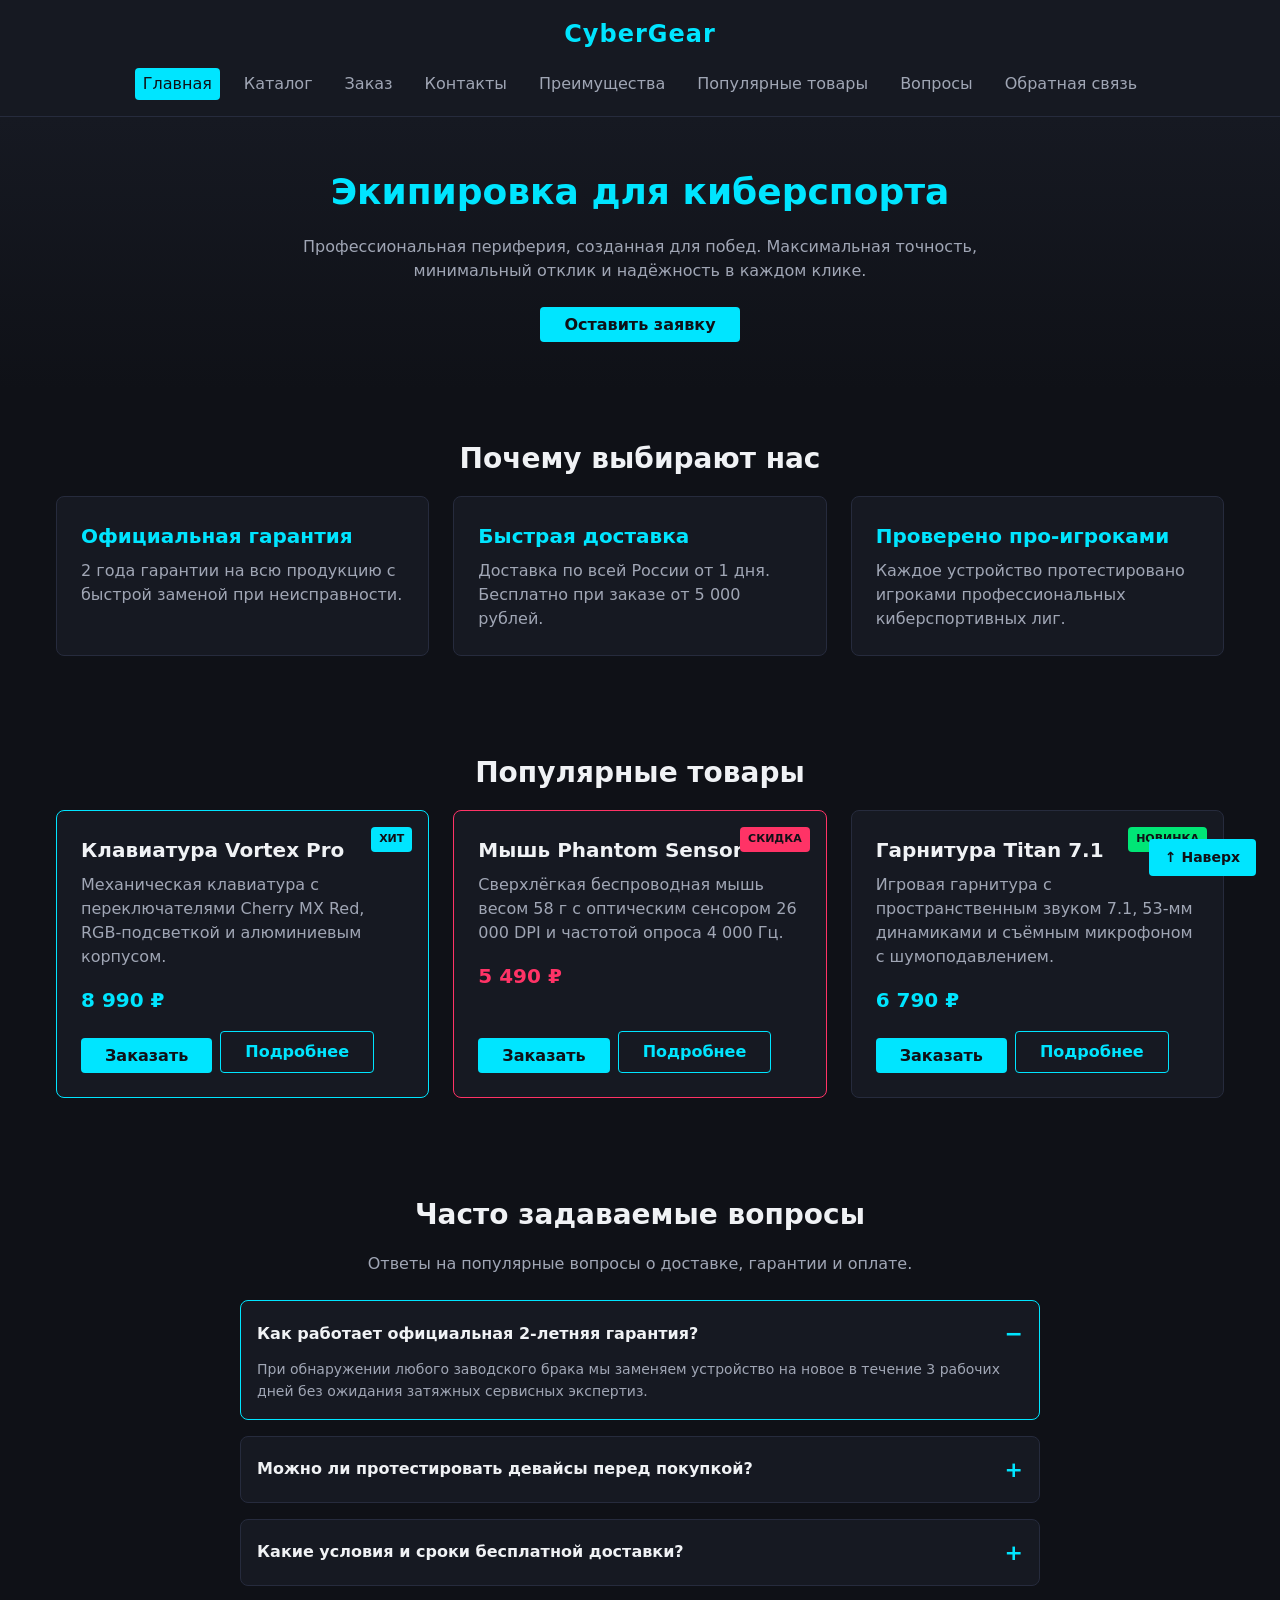
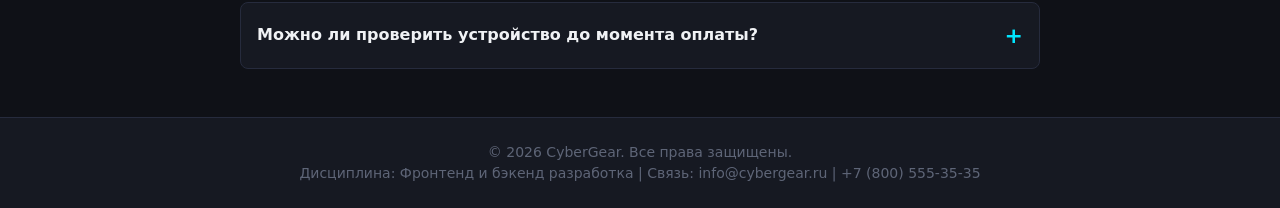
<file: index.html>
<!DOCTYPE html>
<html lang="ru">
<head>
  <meta charset="UTF-8">
  <meta name="viewport" content="width=device-width, initial-scale=1.0">
  <meta name="description" content="Интернет-магазин профессиональной игровой периферии CyberGear. Клавиатуры, мыши и гарнитуры для киберспорта.">
  <meta property="og:type" content="website">
  <meta property="og:title" content="CyberGear — Магазин игровой периферии">
  <meta property="og:description" content="Профессиональная периферия для геймеров и киберспортсменов.">
  <meta property="og:image" content="https://mirea-albert.github.io/kr1-html-css-shop/images/preview.jpg">
  <title>CyberGear — Главная</title>
  <link rel="stylesheet" href="css/style.css">
</head>
<body id="top">
  <header class="site-header">
    <div class="site-header__inner">
      <a class="site-header__logo" href="index.html">CyberGear</a>
      <nav class="site-nav" aria-label="Основная навигация">
        <ul class="site-nav__list">
          <li class="site-nav__item"><a class="site-nav__link site-nav__link--active" href="index.html">Главная</a></li>
          <li class="site-nav__item"><a class="site-nav__link" href="catalog.html">Каталог</a></li>
          <li class="site-nav__item"><a class="site-nav__link" href="order.html">Заказ</a></li>
          <li class="site-nav__item"><a class="site-nav__link" href="contacts.html">Контакты</a></li>
          <li class="site-nav__item"><a class="site-nav__link" href="index.html#advantages">Преимущества</a></li>
          <li class="site-nav__item"><a class="site-nav__link" href="index.html#popular">Популярные товары</a></li>
          <li class="site-nav__item"><a class="site-nav__link" href="index.html#faq">Вопросы</a></li>
          <li class="site-nav__item"><a class="site-nav__link" href="index.html#contacts">Обратная связь</a></li>
        </ul>
      </nav>
    </div>
  </header>

  <main>
    <section class="hero">
      <div class="hero__inner">
        <h1 class="hero__title">Экипировка для киберспорта</h1>
        <p class="hero__description">Профессиональная периферия, созданная для побед. Максимальная точность, минимальный отклик и надёжность в каждом клике.</p>
        <button class="button button--primary hero__button" type="button" id="open-modal-hero">Оставить заявку</button>
      </div>
    </section>

    <section class="section" id="advantages">
      <h2 class="section__title">Почему выбирают нас</h2>
      <div class="advantages-grid">
        <article class="advantage-card">
          <h3 class="advantage-card__title">Официальная гарантия</h3>
          <p class="advantage-card__description">2 года гарантии на всю продукцию с быстрой заменой при неисправности.</p>
        </article>
        <article class="advantage-card">
          <h3 class="advantage-card__title">Быстрая доставка</h3>
          <p class="advantage-card__description">Доставка по всей России от 1 дня. Бесплатно при заказе от 5 000 рублей.</p>
        </article>
        <article class="advantage-card">
          <h3 class="advantage-card__title">Проверено про-игроками</h3>
          <p class="advantage-card__description">Каждое устройство протестировано игроками профессиональных киберспортивных лиг.</p>
        </article>
      </div>
    </section>

    <section class="section" id="popular">
      <h2 class="section__title">Популярные товары</h2>
      <div class="products-grid">
        <article class="product-card product-card--featured">
          <span class="product-card__badge product-card__badge--hit">Хит</span>
          <h3 class="product-card__title">Клавиатура Vortex Pro</h3>
          <p class="product-card__description">Механическая клавиатура с переключателями Cherry MX Red, RGB-подсветкой и алюминиевым корпусом.</p>
          <p class="product-card__price">8 990 &#8381;</p>
          <div class="product-card__actions">
            <button class="button button--primary product-card__button" type="button" data-product="Клавиатура Vortex Pro">Заказать</button>
            <a class="button button--secondary" href="product.html">Подробнее</a>
          </div>
        </article>
        <article class="product-card product-card--discount">
          <span class="product-card__badge">Скидка</span>
          <h3 class="product-card__title">Мышь Phantom Sensor</h3>
          <p class="product-card__description">Сверхлёгкая беспроводная мышь весом 58 г с оптическим сенсором 26 000 DPI и частотой опроса 4 000 Гц.</p>
          <p class="product-card__price">5 490 &#8381;</p>
          <div class="product-card__actions">
            <button class="button button--primary product-card__button" type="button" data-product="Мышь Phantom Sensor">Заказать</button>
            <a class="button button--secondary" href="product-2.html">Подробнее</a>
          </div>
        </article>
        <article class="product-card">
          <span class="product-card__badge product-card__badge--new">Новинка</span>
          <h3 class="product-card__title">Гарнитура Titan 7.1</h3>
          <p class="product-card__description">Игровая гарнитура с пространственным звуком 7.1, 53-мм динамиками и съёмным микрофоном с шумоподавлением.</p>
          <p class="product-card__price">6 790 &#8381;</p>
          <div class="product-card__actions">
            <button class="button button--primary product-card__button" type="button" data-product="Гарнитура Titan 7.1">Заказать</button>
            <a class="button button--secondary" href="product-3.html">Подробнее</a>
          </div>
        </article>
      </div>
    </section>

    <!-- Блок часто задаваемых вопросов (FAQ) -->
    <section class="section" id="faq">
      <h2 class="section__title">Часто задаваемые вопросы</h2>
      <p class="section__description">Ответы на популярные вопросы о доставке, гарантии и оплате.</p>
      <div class="faq-list">
        <details class="faq-item" open>
          <summary class="faq-question">Как работает официальная 2-летняя гарантия?</summary>
          <p class="faq-answer">При обнаружении любого заводского брака мы заменяем устройство на новое в течение 3 рабочих дней без ожидания затяжных сервисных экспертиз.</p>
        </details>
        <details class="faq-item">
          <summary class="faq-question">Можно ли протестировать девайсы перед покупкой?</summary>
          <p class="faq-answer">Да, в нашем фирменном шоуруме по адресу г. Москва, пр-т Вернадского, д. 78 открыта интерактивная демо-зона со всеми моделями каталога.</p>
        </details>
        <details class="faq-item">
          <summary class="faq-question">Какие условия и сроки бесплатной доставки?</summary>
          <p class="faq-answer">Доставка курьером по всей России полностью бесплатна при сумме заказа от 5 000 рублей. Срок доставки составляет от 1 до 3 рабочих дней.</p>
        </details>
        <details class="faq-item">
          <summary class="faq-question">Можно ли проверить устройство до момента оплаты?</summary>
          <p class="faq-answer">Да, при получении у курьера вы можете вскрыть посылку, осмотреть комплектацию и целостность устройства перед подтверждением платежа.</p>
        </details>
      </div>
    </section>
  </main>

  <footer class="site-footer" id="contacts">
    <div class="site-footer__inner">
      <p class="site-footer__copy">&copy; 2026 CyberGear. Все права защищены.</p>
      <p class="site-footer__info">Дисциплина: Фронтенд и бэкенд разработка | Связь: info@cybergear.ru | +7 (800) 555-35-35</p>
    </div>
  </footer>

  <a class="back-to-top" href="#top" aria-label="Наверх">↑ Наверх</a>

  <dialog class="order-dialog" id="order-dialog" aria-labelledby="order-dialog-title">
    <div class="order-dialog__content">
      <button class="order-dialog__close" type="button" id="close-order-dialog" aria-label="Закрыть модальное окно">&times;</button>
      <h2 class="order-dialog__title" id="order-dialog-title">Оформить заявку</h2>
      <form class="order-form" id="order-form" novalidate>
        <div class="order-form__field">
          <label class="order-form__label" for="order-name">Ваше имя *</label>
          <input class="order-form__input" type="text" id="order-name" name="name" placeholder="Иван Иванов" required>
        </div>
        <div class="order-form__field">
          <label class="order-form__label" for="order-email">Электронная почта *</label>
          <input class="order-form__input" type="email" id="order-email" name="email" placeholder="ivan@example.com" required>
        </div>
        <div class="order-form__field">
          <label class="order-form__label" for="order-phone">Телефон *</label>
          <input class="order-form__input" type="tel" id="order-phone" name="phone" placeholder="+7 (999) 123-45-67" required>
        </div>
        <div class="order-form__field">
          <label class="order-form__label" for="order-product">Интересующий товар</label>
          <input class="order-form__input" type="text" id="order-product" name="product" readonly>
        </div>
        <div class="order-form__field order-form__field--checkbox">
          <label class="order-form__checkbox-label" for="order-agreement">
            <input class="order-form__checkbox" type="checkbox" id="order-agreement" name="agreement" required>
            Я согласен на обработку персональных данных *
          </label>
        </div>
        <div class="form-status" id="form-status" aria-live="polite"></div>
        <div class="order-form__actions">
          <button class="button button--primary" type="submit">Отправить заявку</button>
        </div>
      </form>
    </div>
  </dialog>

  <script src="js/main.js"></script>
</body>
</html>
</file>
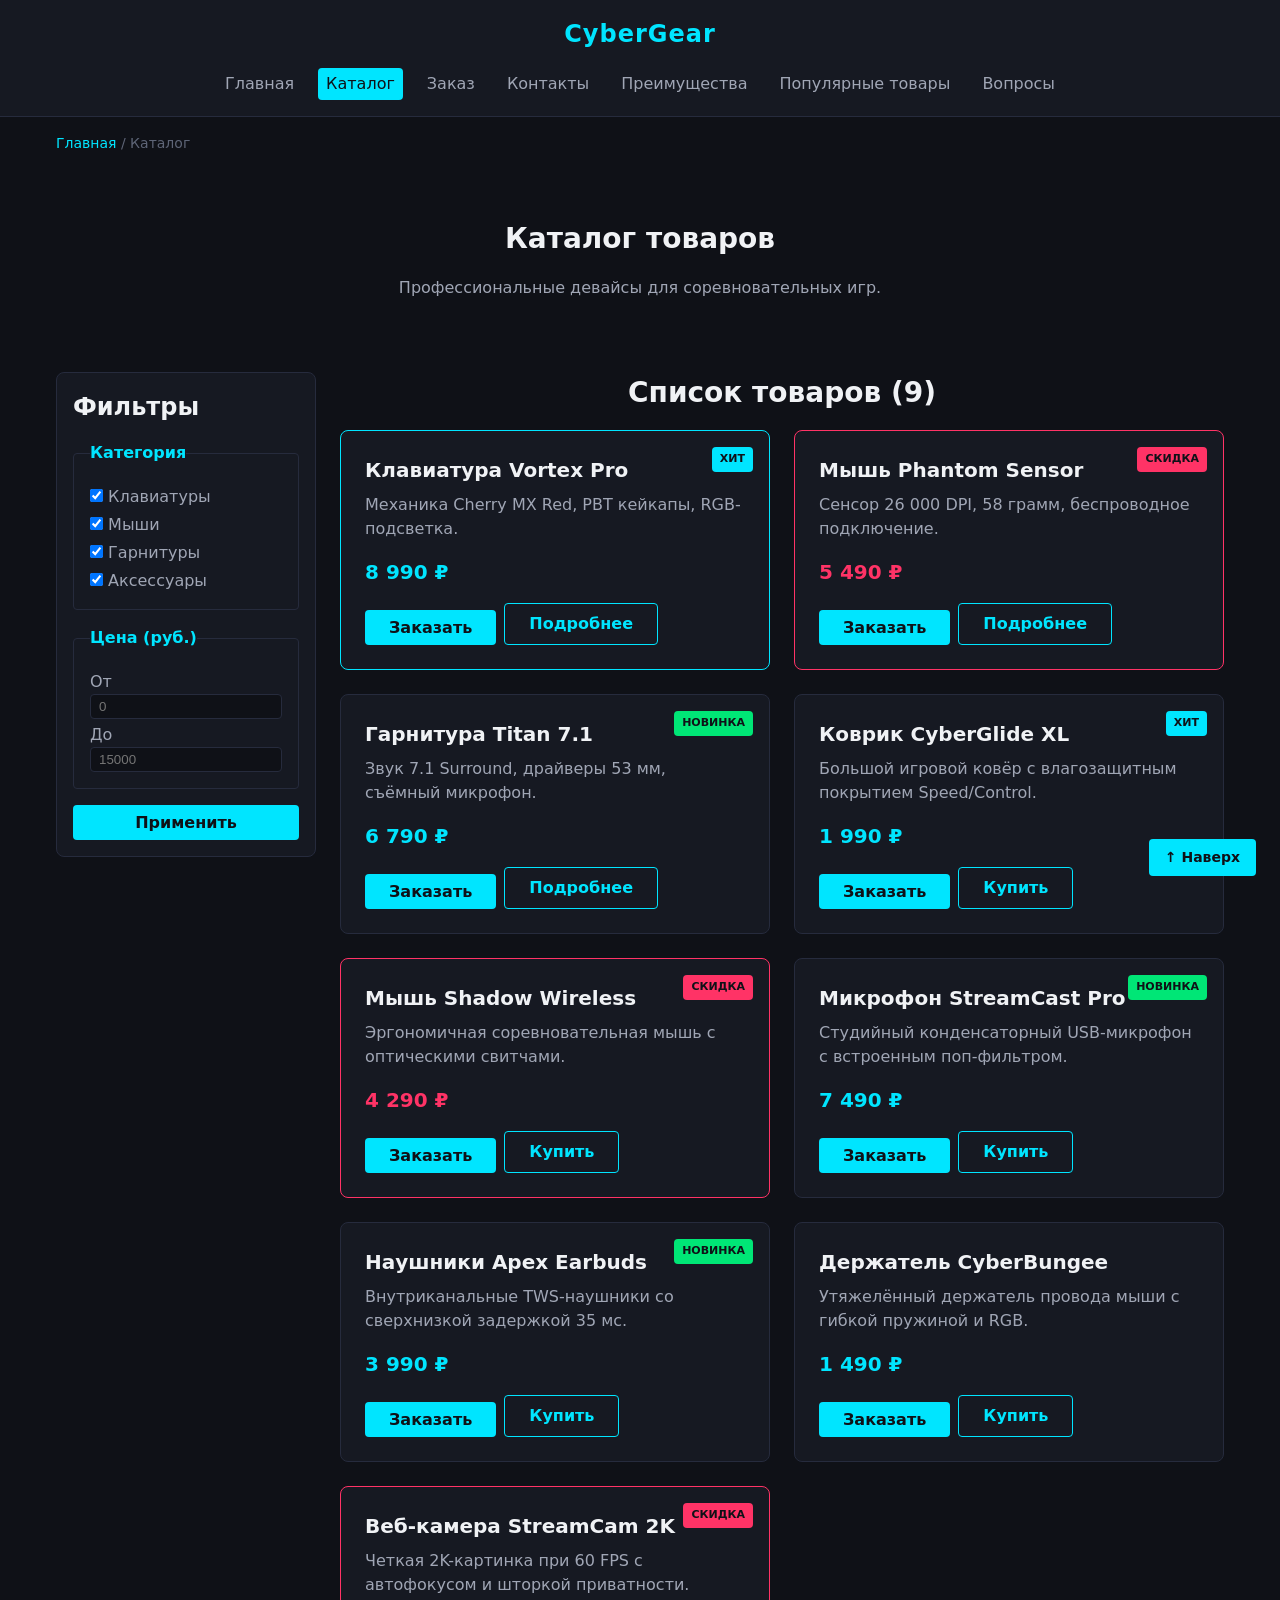
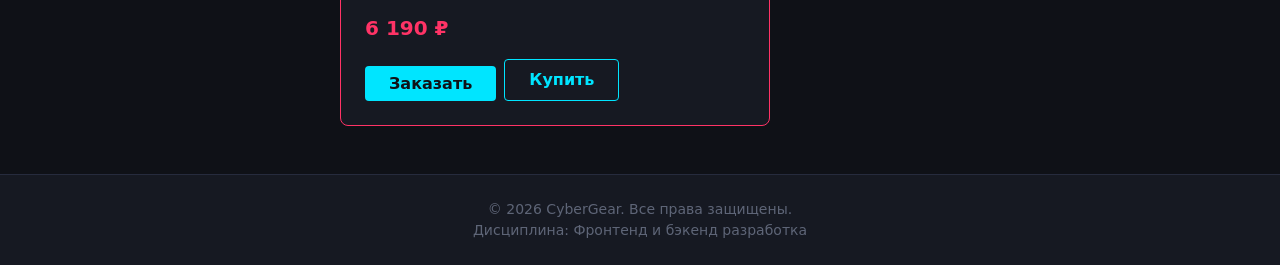
<file: catalog.html>
<!DOCTYPE html>
<html lang="ru">
<head>
  <meta charset="UTF-8">
  <meta name="viewport" content="width=device-width, initial-scale=1.0">
  <meta name="description" content="Каталог профессиональной игровой периферии CyberGear.">
  <title>Каталог товаров — CyberGear</title>
  <link rel="stylesheet" href="css/style.css">
</head>
<body id="top">
  <header class="site-header">
    <div class="site-header__inner">
      <a class="site-header__logo" href="index.html">CyberGear</a>
      <nav class="site-nav" aria-label="Основная навигация">
        <ul class="site-nav__list">
          <li class="site-nav__item"><a class="site-nav__link" href="index.html">Главная</a></li>
          <li class="site-nav__item"><a class="site-nav__link site-nav__link--active" href="catalog.html">Каталог</a></li>
          <li class="site-nav__item"><a class="site-nav__link" href="order.html">Заказ</a></li>
          <li class="site-nav__item"><a class="site-nav__link" href="contacts.html">Контакты</a></li>
          <li class="site-nav__item"><a class="site-nav__link" href="index.html#advantages">Преимущества</a></li>
          <li class="site-nav__item"><a class="site-nav__link" href="index.html#popular">Популярные товары</a></li>
          <li class="site-nav__item"><a class="site-nav__link" href="index.html#faq">Вопросы</a></li>
        </ul>
      </nav>
    </div>
  </header>

  <main>
    <nav class="breadcrumbs" aria-label="Хлебные крошки">
      <a class="breadcrumbs__link" href="index.html">Главная</a>
      <span class="breadcrumbs__current">Каталог</span>
    </nav>

    <section class="section">
      <h1 class="section__title">Каталог товаров</h1>
      <p class="section__description">Профессиональные девайсы для соревновательных игр.</p>
    </section>

    <section class="catalog-layout">
      <aside class="catalog-filters">
        <h2 class="catalog-filters__title">Фильтры</h2>
        <form class="filters-form" action="#" method="get">
          <fieldset class="filters-form__fieldset">
            <legend class="filters-form__legend">Категория</legend>
            <label class="filters-form__label"><input type="checkbox" name="category" value="keyboards" checked> Клавиатуры</label>
            <label class="filters-form__label"><input type="checkbox" name="category" value="mice" checked> Мыши</label>
            <label class="filters-form__label"><input type="checkbox" name="category" value="headsets" checked> Гарнитуры</label>
            <label class="filters-form__label"><input type="checkbox" name="category" value="accessories" checked> Аксессуары</label>
          </fieldset>
          <fieldset class="filters-form__fieldset">
            <legend class="filters-form__legend">Цена (руб.)</legend>
            <label class="filters-form__label" for="price-from">От</label>
            <input class="filters-form__input" id="price-from" name="price-from" type="number" min="0" placeholder="0">
            <label class="filters-form__label" for="price-to">До</label>
            <input class="filters-form__input" id="price-to" name="price-to" type="number" min="0" placeholder="15000">
          </fieldset>
          <button class="button button--primary" type="submit">Применить</button>
        </form>
      </aside>

      <section class="catalog-products">
        <h2 class="section__title">Список товаров (9)</h2>
        <div class="products-grid">
          <!-- Товар 1 -->
          <article class="product-card product-card--featured">
            <span class="product-card__badge product-card__badge--hit">Хит</span>
            <h3 class="product-card__title">Клавиатура Vortex Pro</h3>
            <p class="product-card__description">Механика Cherry MX Red, PBT кейкапы, RGB-подсветка.</p>
            <p class="product-card__price">8 990 &#8381;</p>
            <div class="product-card__actions">
              <button class="button button--primary product-card__button" type="button" data-product="Клавиатура Vortex Pro">Заказать</button>
              <a class="button button--secondary" href="product.html">Подробнее</a>
            </div>
          </article>

          <!-- Товар 2 -->
          <article class="product-card product-card--discount">
            <span class="product-card__badge">Скидка</span>
            <h3 class="product-card__title">Мышь Phantom Sensor</h3>
            <p class="product-card__description">Сенсор 26 000 DPI, 58 грамм, беспроводное подключение.</p>
            <p class="product-card__price">5 490 &#8381;</p>
            <div class="product-card__actions">
              <button class="button button--primary product-card__button" type="button" data-product="Мышь Phantom Sensor">Заказать</button>
              <a class="button button--secondary" href="product-2.html">Подробнее</a>
            </div>
          </article>

          <!-- Товар 3 -->
          <article class="product-card">
            <span class="product-card__badge product-card__badge--new">Новинка</span>
            <h3 class="product-card__title">Гарнитура Titan 7.1</h3>
            <p class="product-card__description">Звук 7.1 Surround, драйверы 53 мм, съёмный микрофон.</p>
            <p class="product-card__price">6 790 &#8381;</p>
            <div class="product-card__actions">
              <button class="button button--primary product-card__button" type="button" data-product="Гарнитура Titan 7.1">Заказать</button>
              <a class="button button--secondary" href="product-3.html">Подробнее</a>
            </div>
          </article>

          <!-- Товар 4 -->
          <article class="product-card">
            <span class="product-card__badge product-card__badge--hit">Хит</span>
            <h3 class="product-card__title">Коврик CyberGlide XL</h3>
            <p class="product-card__description">Большой игровой ковёр с влагозащитным покрытием Speed/Control.</p>
            <p class="product-card__price">1 990 &#8381;</p>
            <div class="product-card__actions">
              <button class="button button--primary product-card__button" type="button" data-product="Коврик CyberGlide XL">Заказать</button>
              <a class="button button--secondary" href="order.html">Купить</a>
            </div>
          </article>

          <!-- Товар 5 -->
          <article class="product-card product-card--discount">
            <span class="product-card__badge">Скидка</span>
            <h3 class="product-card__title">Мышь Shadow Wireless</h3>
            <p class="product-card__description">Эргономичная соревновательная мышь с оптическими свитчами.</p>
            <p class="product-card__price">4 290 &#8381;</p>
            <div class="product-card__actions">
              <button class="button button--primary product-card__button" type="button" data-product="Мышь Shadow Wireless">Заказать</button>
              <a class="button button--secondary" href="order.html">Купить</a>
            </div>
          </article>

          <!-- Товар 6 -->
          <article class="product-card">
            <span class="product-card__badge product-card__badge--new">Новинка</span>
            <h3 class="product-card__title">Микрофон StreamCast Pro</h3>
            <p class="product-card__description">Студийный конденсаторный USB-микрофон с встроенным поп-фильтром.</p>
            <p class="product-card__price">7 490 &#8381;</p>
            <div class="product-card__actions">
              <button class="button button--primary product-card__button" type="button" data-product="Микрофон StreamCast Pro">Заказать</button>
              <a class="button button--secondary" href="order.html">Купить</a>
            </div>
          </article>

          <!-- Товар 7 -->
          <article class="product-card">
            <span class="product-card__badge product-card__badge--new">Новинка</span>
            <h3 class="product-card__title">Наушники Apex Earbuds</h3>
            <p class="product-card__description">Внутриканальные TWS-наушники со сверхнизкой задержкой 35 мс.</p>
            <p class="product-card__price">3 990 &#8381;</p>
            <div class="product-card__actions">
              <button class="button button--primary product-card__button" type="button" data-product="Наушники Apex Earbuds">Заказать</button>
              <a class="button button--secondary" href="order.html">Купить</a>
            </div>
          </article>

          <!-- Товар 8 -->
          <article class="product-card">
            <h3 class="product-card__title">Держатель CyberBungee</h3>
            <p class="product-card__description">Утяжелённый держатель провода мыши с гибкой пружиной и RGB.</p>
            <p class="product-card__price">1 490 &#8381;</p>
            <div class="product-card__actions">
              <button class="button button--primary product-card__button" type="button" data-product="Держатель CyberBungee">Заказать</button>
              <a class="button button--secondary" href="order.html">Купить</a>
            </div>
          </article>

          <!-- Товар 9 -->
          <article class="product-card product-card--discount">
            <span class="product-card__badge">Скидка</span>
            <h3 class="product-card__title">Веб-камера StreamCam 2K</h3>
            <p class="product-card__description">Четкая 2K-картинка при 60 FPS с автофокусом и шторкой приватности.</p>
            <p class="product-card__price">6 190 &#8381;</p>
            <div class="product-card__actions">
              <button class="button button--primary product-card__button" type="button" data-product="Веб-камера StreamCam 2K">Заказать</button>
              <a class="button button--secondary" href="order.html">Купить</a>
            </div>
          </article>
        </div>
      </section>
    </section>
  </main>

  <footer class="site-footer">
    <div class="site-footer__inner">
      <p class="site-footer__copy">&copy; 2026 CyberGear. Все права защищены.</p>
      <p class="site-footer__info">Дисциплина: Фронтенд и бэкенд разработка</p>
    </div>
  </footer>

  <a class="back-to-top" href="#top" aria-label="Наверх">↑ Наверх</a>

  <dialog class="order-dialog" id="order-dialog" aria-labelledby="order-dialog-title">
    <div class="order-dialog__content">
      <button class="order-dialog__close" type="button" id="close-order-dialog" aria-label="Закрыть модальное окно">&times;</button>
      <h2 class="order-dialog__title" id="order-dialog-title">Оформить заявку</h2>
      <form class="order-form" id="order-form" novalidate>
        <div class="order-form__field">
          <label class="order-form__label" for="order-name">Ваше имя *</label>
          <input class="order-form__input" type="text" id="order-name" name="name" required>
        </div>
        <div class="order-form__field">
          <label class="order-form__label" for="order-email">Электронная почта *</label>
          <input class="order-form__input" type="email" id="order-email" name="email" required>
        </div>
        <div class="order-form__field">
          <label class="order-form__label" for="order-phone">Телефон *</label>
          <input class="order-form__input" type="tel" id="order-phone" name="phone" required>
        </div>
        <div class="order-form__field">
          <label class="order-form__label" for="order-product">Интересующий товар</label>
          <input class="order-form__input" type="text" id="order-product" name="product" readonly>
        </div>
        <div class="order-form__field order-form__field--checkbox">
          <label class="order-form__checkbox-label" for="order-agreement">
            <input class="order-form__checkbox" type="checkbox" id="order-agreement" name="agreement" required>
            Я согласен на обработку персональных данных *
          </label>
        </div>
        <div class="form-status" id="form-status" aria-live="polite"></div>
        <div class="order-form__actions">
          <button class="button button--primary" type="submit">Отправить заявку</button>
        </div>
      </form>
    </div>
  </dialog>

  <script src="js/main.js"></script>
</body>
</html>
</file>
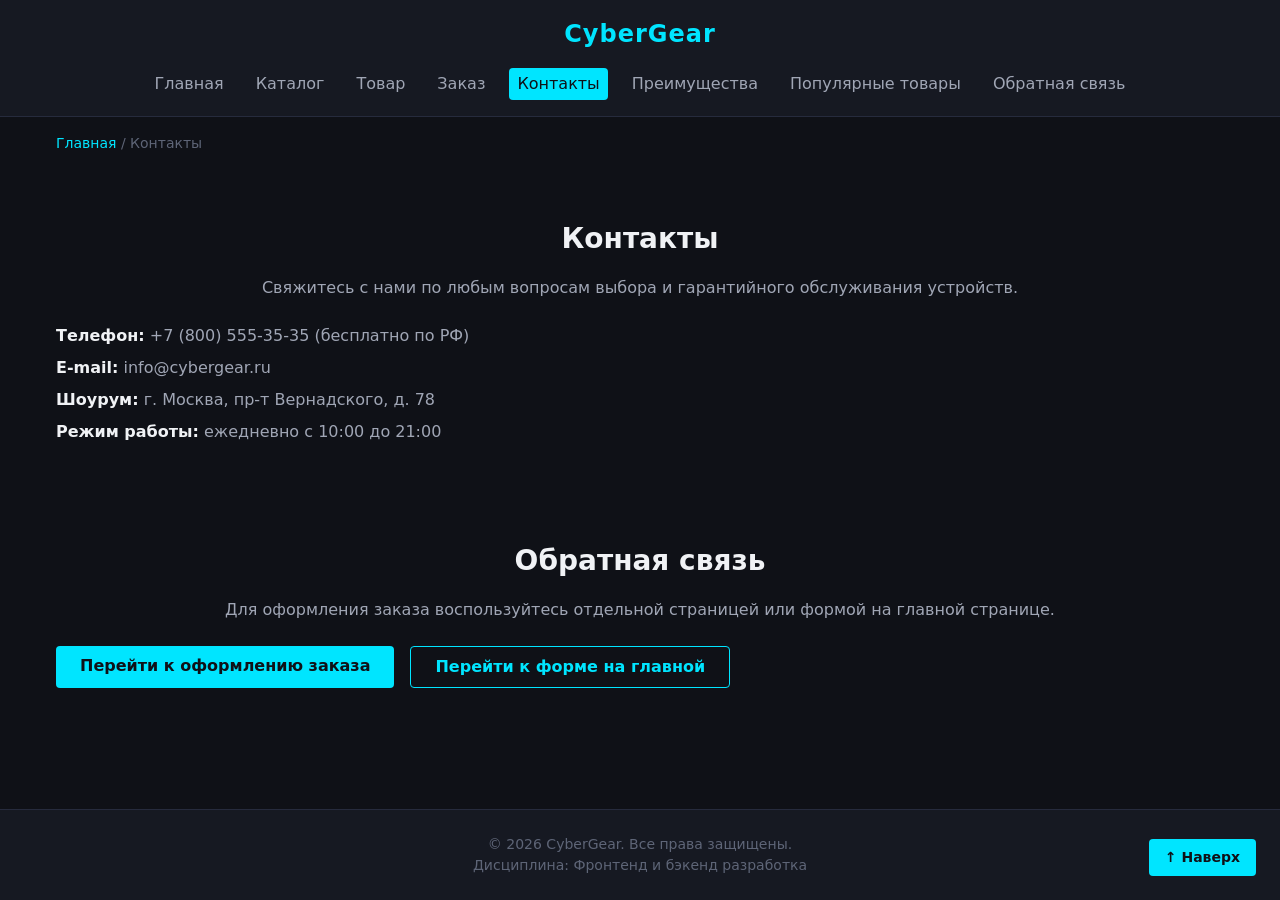
<file: contacts.html>
<!DOCTYPE html>
<html lang="ru">
<head>
  <meta charset="UTF-8">
  <meta name="viewport" content="width=device-width, initial-scale=1.0">
  <meta name="description" content="Контактная информация интернет-магазина CyberGear.">
  <title>Контакты — CyberGear</title>
  <link rel="stylesheet" href="css/style.css">
</head>
<body id="top">
  <header class="site-header">
    <div class="site-header__inner">
      <a class="site-header__logo" href="index.html">CyberGear</a>
      <nav class="site-nav" aria-label="Основная навигация">
        <ul class="site-nav__list">
          <li class="site-nav__item"><a class="site-nav__link" href="index.html">Главная</a></li>
          <li class="site-nav__item"><a class="site-nav__link" href="catalog.html">Каталог</a></li>
          <li class="site-nav__item"><a class="site-nav__link" href="product.html">Товар</a></li>
          <li class="site-nav__item"><a class="site-nav__link" href="order.html">Заказ</a></li>
          <li class="site-nav__item"><a class="site-nav__link site-nav__link--active" href="contacts.html">Контакты</a></li>
          <li class="site-nav__item"><a class="site-nav__link" href="index.html#advantages">Преимущества</a></li>
          <li class="site-nav__item"><a class="site-nav__link" href="index.html#popular">Популярные товары</a></li>
          <li class="site-nav__item"><a class="site-nav__link" href="index.html#contacts">Обратная связь</a></li>
        </ul>
      </nav>
    </div>
  </header>

  <main>
    <nav class="breadcrumbs" aria-label="Хлебные крошки">
      <a class="breadcrumbs__link" href="index.html">Главная</a>
      <span class="breadcrumbs__current">Контакты</span>
    </nav>

    <section class="section">
      <h1 class="section__title">Контакты</h1>
      <p class="section__description">Свяжитесь с нами по любым вопросам выбора и гарантийного обслуживания устройств.</p>
      <ul class="contacts-list">
        <li class="contacts-list__item"><strong>Телефон:</strong> +7 (800) 555-35-35 (бесплатно по РФ)</li>
        <li class="contacts-list__item"><strong>E-mail:</strong> info@cybergear.ru</li>
        <li class="contacts-list__item"><strong>Шоурум:</strong> г. Москва, пр-т Вернадского, д. 78</li>
        <li class="contacts-list__item"><strong>Режим работы:</strong> ежедневно с 10:00 до 21:00</li>
      </ul>
    </section>

    <section class="section" id="feedback">
      <h2 class="section__title">Обратная связь</h2>
      <p class="section__description">Для оформления заказа воспользуйтесь отдельной страницей или формой на главной странице.</p>
      <div class="product-detail__actions">
        <a class="button button--primary" href="order.html">Перейти к оформлению заказа</a>
        <a class="button button--secondary" href="index.html#contacts">Перейти к форме на главной</a>
      </div>
    </section>
  </main>

  <footer class="site-footer">
    <div class="site-footer__inner">
      <p class="site-footer__copy">&copy; 2026 CyberGear. Все права защищены.</p>
      <p class="site-footer__info">Дисциплина: Фронтенд и бэкенд разработка</p>
    </div>
  </footer>

  <a class="back-to-top" href="#top" aria-label="Наверх">↑ Наверх</a>

  <script src="js/main.js"></script>
</body>
</html>
</file>
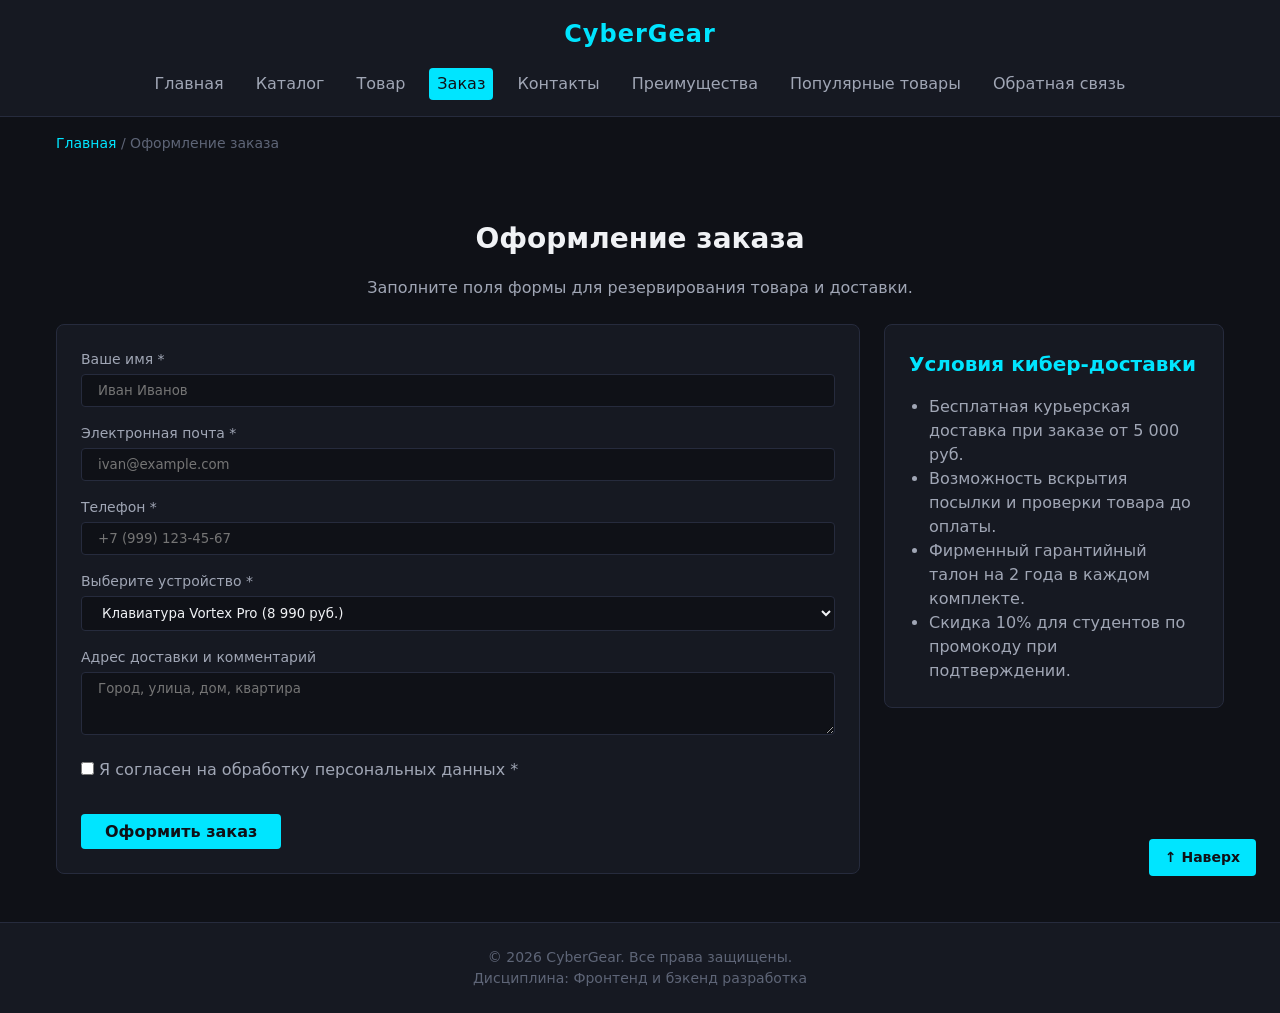
<file: order.html>
<!DOCTYPE html>
<html lang="ru">
<head>
  <meta charset="UTF-8">
  <meta name="viewport" content="width=device-width, initial-scale=1.0">
  <meta name="description" content="Оформление заказа в магазине игровой периферии CyberGear.">
  <title>Оформление заказа — CyberGear</title>
  <link rel="stylesheet" href="css/style.css">
</head>
<body id="top">
  <header class="site-header">
    <div class="site-header__inner">
      <a class="site-header__logo" href="index.html">CyberGear</a>
      <nav class="site-nav" aria-label="Основная навигация">
        <ul class="site-nav__list">
          <li class="site-nav__item"><a class="site-nav__link" href="index.html">Главная</a></li>
          <li class="site-nav__item"><a class="site-nav__link" href="catalog.html">Каталог</a></li>
          <li class="site-nav__item"><a class="site-nav__link" href="product.html">Товар</a></li>
          <li class="site-nav__item"><a class="site-nav__link site-nav__link--active" href="order.html">Заказ</a></li>
          <li class="site-nav__item"><a class="site-nav__link" href="contacts.html">Контакты</a></li>
          <li class="site-nav__item"><a class="site-nav__link" href="index.html#advantages">Преимущества</a></li>
          <li class="site-nav__item"><a class="site-nav__link" href="index.html#popular">Популярные товары</a></li>
          <li class="site-nav__item"><a class="site-nav__link" href="index.html#contacts">Обратная связь</a></li>
        </ul>
      </nav>
    </div>
  </header>

  <main>
    <nav class="breadcrumbs" aria-label="Хлебные крошки">
      <a class="breadcrumbs__link" href="index.html">Главная</a>
      <span class="breadcrumbs__current">Оформление заказа</span>
    </nav>

    <section class="section">
      <h1 class="section__title">Оформление заказа</h1>
      <p class="section__description">Заполните поля формы для резервирования товара и доставки.</p>

      <div class="order-page-layout">
        <form class="order-form order-form--page" id="page-order-form" novalidate>
          <div class="order-form__field">
            <label class="order-form__label" for="page-name">Ваше имя *</label>
            <input class="order-form__input" type="text" id="page-name" name="name" placeholder="Иван Иванов" required>
          </div>
          <div class="order-form__field">
            <label class="order-form__label" for="page-email">Электронная почта *</label>
            <input class="order-form__input" type="email" id="page-email" name="email" placeholder="ivan@example.com" required>
          </div>
          <div class="order-form__field">
            <label class="order-form__label" for="page-phone">Телефон *</label>
            <input class="order-form__input" type="tel" id="page-phone" name="phone" placeholder="+7 (999) 123-45-67" required>
          </div>
          <div class="order-form__field">
            <label class="order-form__label" for="page-product">Выберите устройство *</label>
            <select class="order-form__input" id="page-product" name="product" required>
              <option value="Клавиатура Vortex Pro">Клавиатура Vortex Pro (8 990 руб.)</option>
              <option value="Мышь Phantom Sensor">Мышь Phantom Sensor (5 490 руб.)</option>
              <option value="Гарнитура Titan 7.1">Гарнитура Titan 7.1 (6 790 руб.)</option>
            </select>
          </div>
          <div class="order-form__field">
            <label class="order-form__label" for="page-comment">Адрес доставки и комментарий</label>
            <textarea class="order-form__textarea" id="page-comment" name="comment" rows="3" placeholder="Город, улица, дом, квартира"></textarea>
          </div>
          <div class="order-form__field order-form__field--checkbox">
            <label class="order-form__checkbox-label" for="page-agree">
              <input class="order-form__checkbox" type="checkbox" id="page-agree" name="agree" required>
              Я согласен на обработку персональных данных *
            </label>
          </div>
          <div class="form-status" id="page-form-status" aria-live="polite"></div>
          <div class="order-form__actions">
            <button class="button button--primary" type="submit">Оформить заказ</button>
          </div>
        </form>

        <aside class="order-page-aside">
          <h2>Условия кибер-доставки</h2>
          <ul>
            <li>Бесплатная курьерская доставка при заказе от 5 000 руб.</li>
            <li>Возможность вскрытия посылки и проверки товара до оплаты.</li>
            <li>Фирменный гарантийный талон на 2 года в каждом комплекте.</li>
            <li>Скидка 10% для студентов по промокоду при подтверждении.</li>
          </ul>
        </aside>
      </div>
    </section>
  </main>

  <footer class="site-footer">
    <div class="site-footer__inner">
      <p class="site-footer__copy">&copy; 2026 CyberGear. Все права защищены.</p>
      <p class="site-footer__info">Дисциплина: Фронтенд и бэкенд разработка</p>
    </div>
  </footer>

  <a class="back-to-top" href="#top" aria-label="Наверх">↑ Наверх</a>

  <script src="js/main.js"></script>
</body>
</html>
</file>
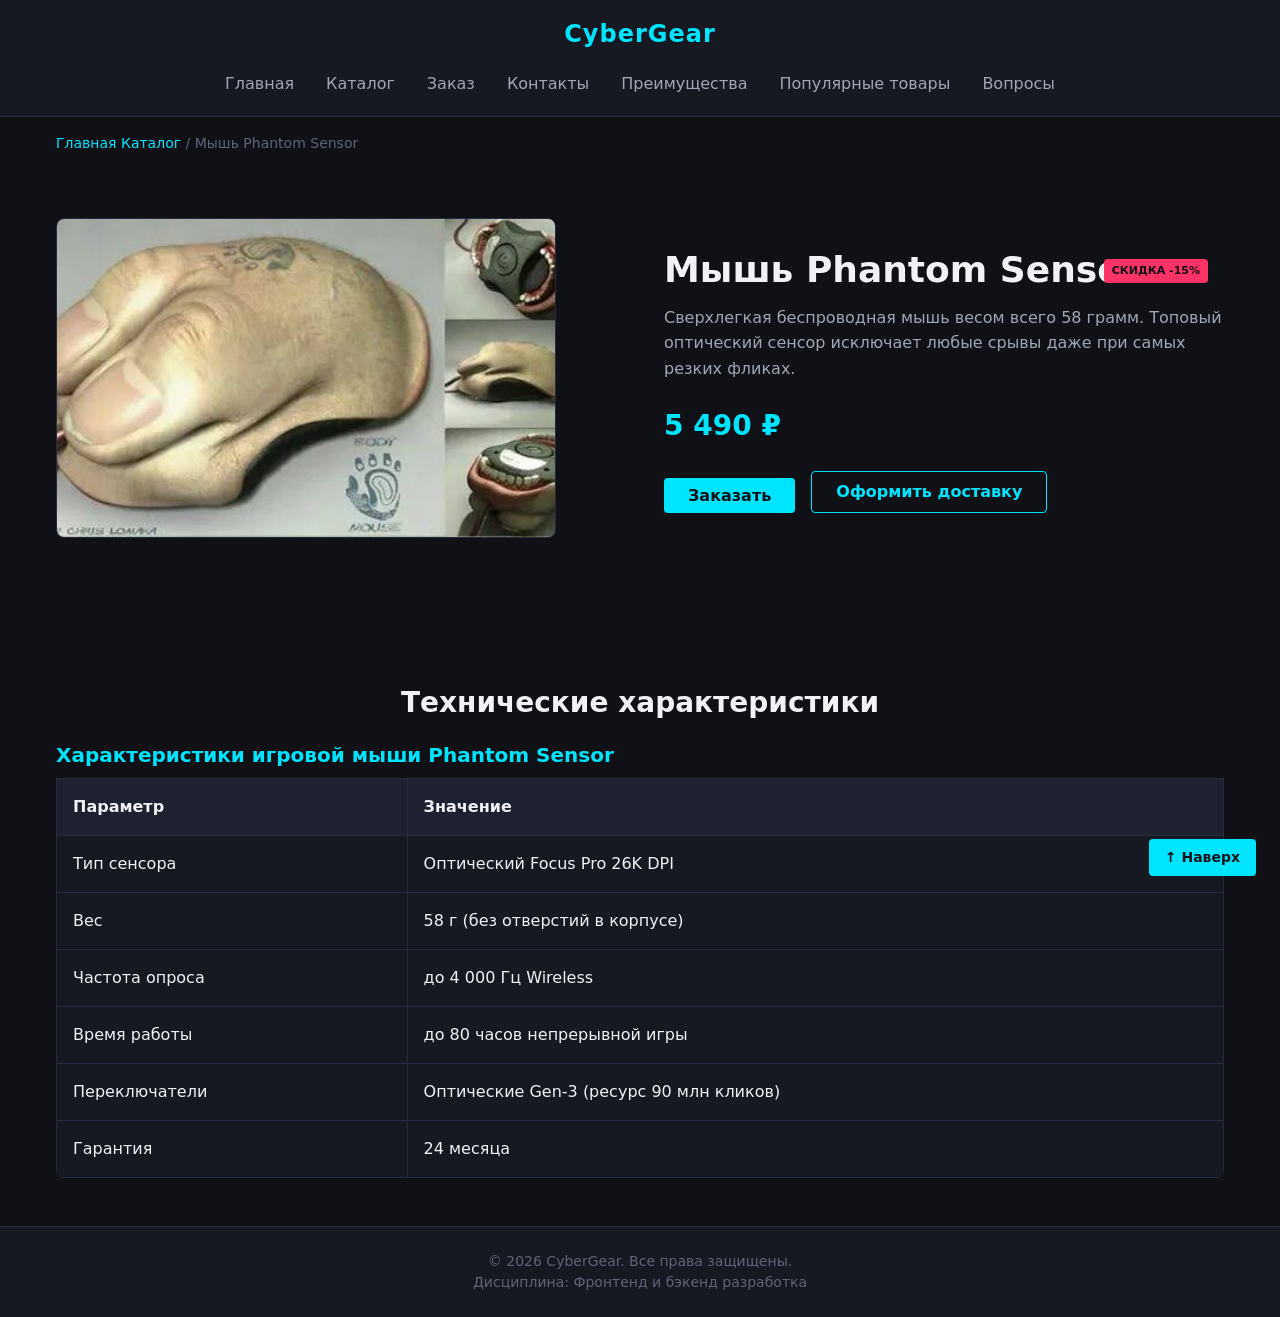
<file: product-2.html>
<!DOCTYPE html>
<html lang="ru">
<head>
  <meta charset="UTF-8">
  <meta name="viewport" content="width=device-width, initial-scale=1.0">
  <meta name="description" content="Беспроводная мышь Phantom Sensor — подробные характеристики и заказ.">
  <title>Мышь Phantom Sensor — CyberGear</title>
  <link rel="stylesheet" href="css/style.css">
</head>
<body id="top">
  <header class="site-header">
    <div class="site-header__inner">
      <a class="site-header__logo" href="index.html">CyberGear</a>
      <nav class="site-nav" aria-label="Основная навигация">
        <ul class="site-nav__list">
          <li class="site-nav__item"><a class="site-nav__link" href="index.html">Главная</a></li>
          <li class="site-nav__item"><a class="site-nav__link" href="catalog.html">Каталог</a></li>
          <li class="site-nav__item"><a class="site-nav__link" href="order.html">Заказ</a></li>
          <li class="site-nav__item"><a class="site-nav__link" href="contacts.html">Контакты</a></li>
          <li class="site-nav__item"><a class="site-nav__link" href="index.html#advantages">Преимущества</a></li>
          <li class="site-nav__item"><a class="site-nav__link" href="index.html#popular">Популярные товары</a></li>
          <li class="site-nav__item"><a class="site-nav__link" href="index.html#faq">Вопросы</a></li>
        </ul>
      </nav>
    </div>
  </header>

  <main>
    <nav class="breadcrumbs" aria-label="Хлебные крошки">
      <a class="breadcrumbs__link" href="index.html">Главная</a>
      <a class="breadcrumbs__link" href="catalog.html">Каталог</a>
      <span class="breadcrumbs__current">Мышь Phantom Sensor</span>
    </nav>

    <section class="section">
      <div class="product-detail">
        <div class="product-detail__media">
          <img class="product-detail__image" src="images/product-2.jpg" alt="Игровая мышь Phantom Sensor">
        </div>
        <div class="product-detail__info">
          <span class="product-card__badge">Скидка -15%</span>
          <h1 class="product-detail__title">Мышь Phantom Sensor</h1>
          <p class="product-detail__description">Сверхлегкая беспроводная мышь весом всего 58 грамм. Топовый оптический сенсор исключает любые срывы даже при самых резких фликах.</p>
          <p class="product-detail__price">5 490 &#8381;</p>
          <div class="product-detail__actions">
            <button class="button button--primary product-card__button" type="button" data-product="Мышь Phantom Sensor">Заказать</button>
            <a class="button button--secondary" href="order.html">Оформить доставку</a>
          </div>
        </div>
      </div>
    </section>

    <section class="section">
      <h2 class="section__title">Технические характеристики</h2>
      <table class="product-table">
        <caption class="product-table__caption">Характеристики игровой мыши Phantom Sensor</caption>
        <thead>
          <tr>
            <th>Параметр</th>
            <th>Значение</th>
          </tr>
        </thead>
        <tbody>
          <tr>
            <td>Тип сенсора</td>
            <td>Оптический Focus Pro 26K DPI</td>
          </tr>
          <tr>
            <td>Вес</td>
            <td>58 г (без отверстий в корпусе)</td>
          </tr>
          <tr>
            <td>Частота опроса</td>
            <td>до 4 000 Гц Wireless</td>
          </tr>
          <tr>
            <td>Время работы</td>
            <td>до 80 часов непрерывной игры</td>
          </tr>
          <tr>
            <td>Переключатели</td>
            <td>Оптические Gen-3 (ресурс 90 млн кликов)</td>
          </tr>
          <tr>
            <td>Гарантия</td>
            <td>24 месяца</td>
          </tr>
        </tbody>
      </table>
    </section>
  </main>

  <footer class="site-footer">
    <div class="site-footer__inner">
      <p class="site-footer__copy">&copy; 2026 CyberGear. Все права защищены.</p>
      <p class="site-footer__info">Дисциплина: Фронтенд и бэкенд разработка</p>
    </div>
  </footer>

  <a class="back-to-top" href="#top" aria-label="Наверх">↑ Наверх</a>

  <dialog class="order-dialog" id="order-dialog" aria-labelledby="order-dialog-title-2">
    <div class="order-dialog__content">
      <button class="order-dialog__close" type="button" id="close-order-dialog" aria-label="Закрыть">&times;</button>
      <h2 class="order-dialog__title" id="order-dialog-title-2">Оформить заявку</h2>
      <form class="order-form" id="order-form" novalidate>
        <div class="order-form__field">
          <label class="order-form__label" for="order-name-2">Ваше имя *</label>
          <input class="order-form__input" type="text" id="order-name-2" name="name" required>
        </div>
        <div class="order-form__field">
          <label class="order-form__label" for="order-email-2">Электронная почта *</label>
          <input class="order-form__input" type="email" id="order-email-2" name="email" required>
        </div>
        <div class="order-form__field">
          <label class="order-form__label" for="order-phone-2">Телефон *</label>
          <input class="order-form__input" type="tel" id="order-phone-2" name="phone" required>
        </div>
        <div class="order-form__field">
          <label class="order-form__label" for="order-product-2">Интересующий товар</label>
          <input class="order-form__input" type="text" id="order-product-2" name="product" value="Мышь Phantom Sensor" readonly>
        </div>
        <div class="order-form__field order-form__field--checkbox">
          <label class="order-form__checkbox-label" for="order-agreement-2">
            <input class="order-form__checkbox" type="checkbox" id="order-agreement-2" name="agreement" required>
            Я согласен на обработку персональных данных *
          </label>
        </div>
        <div class="form-status" id="form-status" aria-live="polite"></div>
        <div class="order-form__actions">
          <button class="button button--primary" type="submit">Отправить заявку</button>
        </div>
      </form>
    </div>
  </dialog>

  <script src="js/main.js"></script>
</body>
</html>
</file>
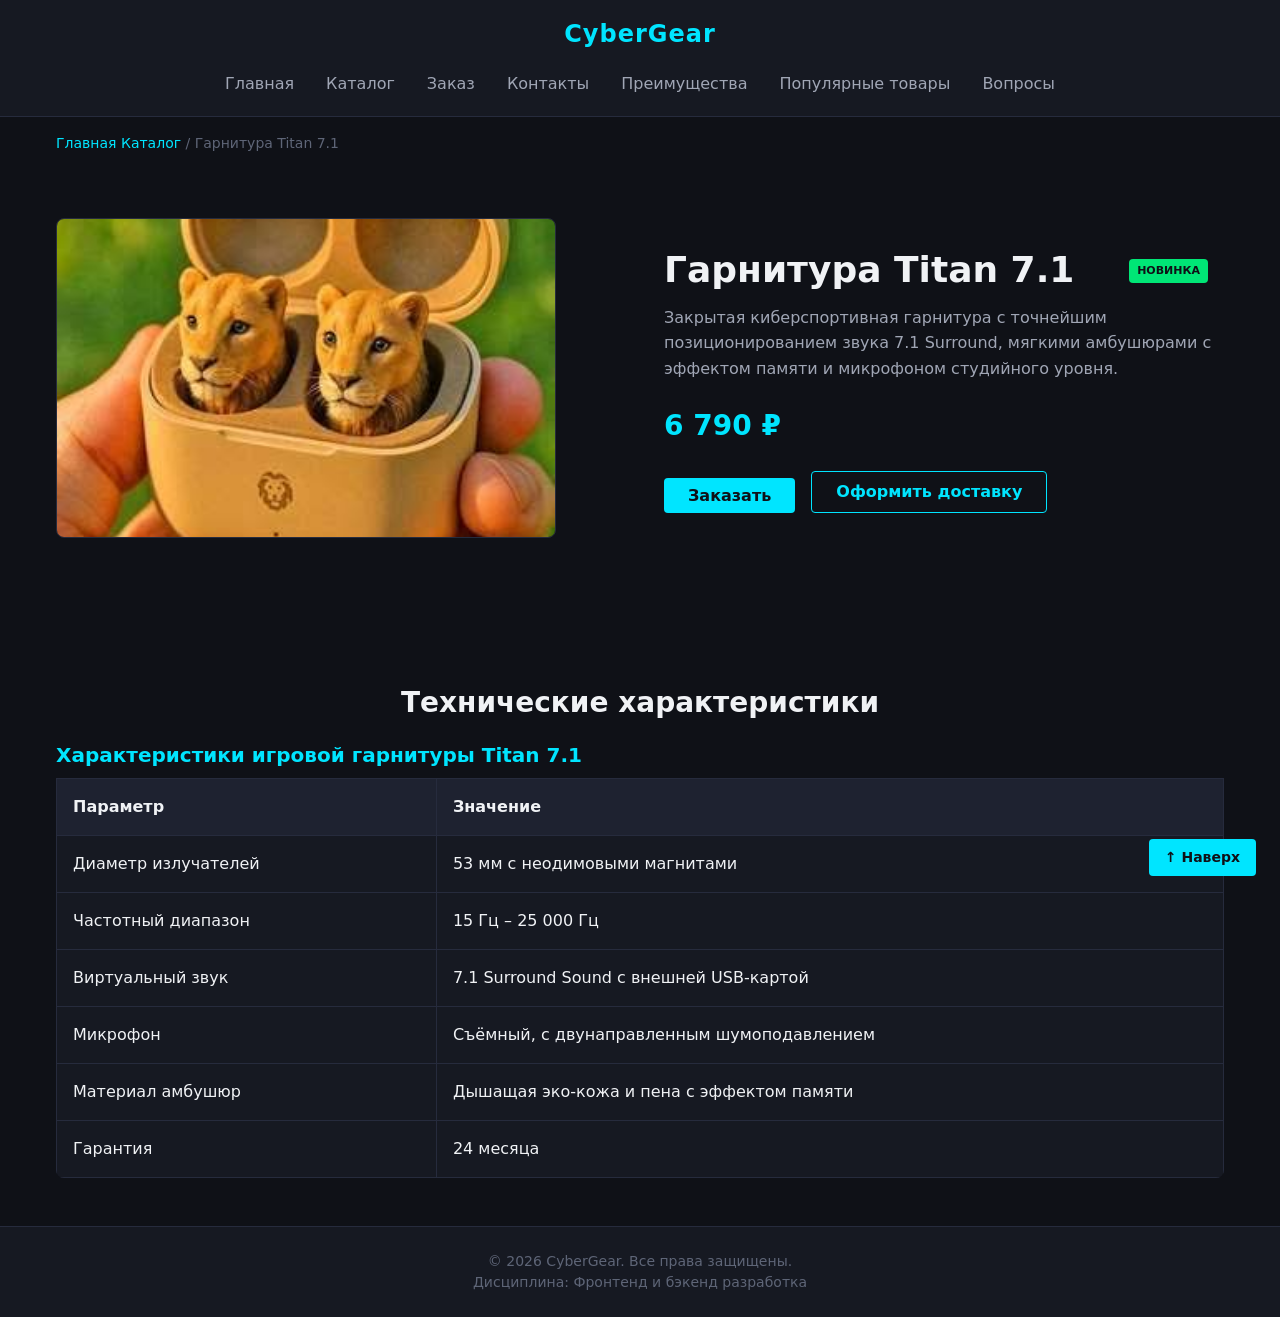
<file: product-3.html>
<!DOCTYPE html>
<html lang="ru">
<head>
  <meta charset="UTF-8">
  <meta name="viewport" content="width=device-width, initial-scale=1.0">
  <meta name="description" content="Гарнитура Titan 7.1 — подробные характеристики и заказ.">
  <title>Гарнитура Titan 7.1 — CyberGear</title>
  <link rel="stylesheet" href="css/style.css">
</head>
<body id="top">
  <header class="site-header">
    <div class="site-header__inner">
      <a class="site-header__logo" href="index.html">CyberGear</a>
      <nav class="site-nav" aria-label="Основная навигация">
        <ul class="site-nav__list">
          <li class="site-nav__item"><a class="site-nav__link" href="index.html">Главная</a></li>
          <li class="site-nav__item"><a class="site-nav__link" href="catalog.html">Каталог</a></li>
          <li class="site-nav__item"><a class="site-nav__link" href="order.html">Заказ</a></li>
          <li class="site-nav__item"><a class="site-nav__link" href="contacts.html">Контакты</a></li>
          <li class="site-nav__item"><a class="site-nav__link" href="index.html#advantages">Преимущества</a></li>
          <li class="site-nav__item"><a class="site-nav__link" href="index.html#popular">Популярные товары</a></li>
          <li class="site-nav__item"><a class="site-nav__link" href="index.html#faq">Вопросы</a></li>
        </ul>
      </nav>
    </div>
  </header>

  <main>
    <nav class="breadcrumbs" aria-label="Хлебные крошки">
      <a class="breadcrumbs__link" href="index.html">Главная</a>
      <a class="breadcrumbs__link" href="catalog.html">Каталог</a>
      <span class="breadcrumbs__current">Гарнитура Titan 7.1</span>
    </nav>

    <section class="section">
      <div class="product-detail">
        <div class="product-detail__media">
          <img class="product-detail__image" src="images/product-3.jpg" alt="Игровая гарнитура Titan 7.1">
        </div>
        <div class="product-detail__info">
          <span class="product-card__badge product-card__badge--new">Новинка</span>
          <h1 class="product-detail__title">Гарнитура Titan 7.1</h1>
          <p class="product-detail__description">Закрытая киберспортивная гарнитура с точнейшим позиционированием звука 7.1 Surround, мягкими амбушюрами с эффектом памяти и микрофоном студийного уровня.</p>
          <p class="product-detail__price">6 790 &#8381;</p>
          <div class="product-detail__actions">
            <button class="button button--primary product-card__button" type="button" data-product="Гарнитура Titan 7.1">Заказать</button>
            <a class="button button--secondary" href="order.html">Оформить доставку</a>
          </div>
        </div>
      </div>
    </section>

    <section class="section">
      <h2 class="section__title">Технические характеристики</h2>
      <table class="product-table">
        <caption class="product-table__caption">Характеристики игровой гарнитуры Titan 7.1</caption>
        <thead>
          <tr>
            <th>Параметр</th>
            <th>Значение</th>
          </tr>
        </thead>
        <tbody>
          <tr>
            <td>Диаметр излучателей</td>
            <td>53 мм с неодимовыми магнитами</td>
          </tr>
          <tr>
            <td>Частотный диапазон</td>
            <td>15 Гц – 25 000 Гц</td>
          </tr>
          <tr>
            <td>Виртуальный звук</td>
            <td>7.1 Surround Sound с внешней USB-картой</td>
          </tr>
          <tr>
            <td>Микрофон</td>
            <td>Съёмный, с двунаправленным шумоподавлением</td>
          </tr>
          <tr>
            <td>Материал амбушюр</td>
            <td>Дышащая эко-кожа и пена с эффектом памяти</td>
          </tr>
          <tr>
            <td>Гарантия</td>
            <td>24 месяца</td>
          </tr>
        </tbody>
      </table>
    </section>
  </main>

  <footer class="site-footer">
    <div class="site-footer__inner">
      <p class="site-footer__copy">&copy; 2026 CyberGear. Все права защищены.</p>
      <p class="site-footer__info">Дисциплина: Фронтенд и бэкенд разработка</p>
    </div>
  </footer>

  <a class="back-to-top" href="#top" aria-label="Наверх">↑ Наверх</a>

  <dialog class="order-dialog" id="order-dialog" aria-labelledby="order-dialog-title-3">
    <div class="order-dialog__content">
      <button class="order-dialog__close" type="button" id="close-order-dialog" aria-label="Закрыть">&times;</button>
      <h2 class="order-dialog__title" id="order-dialog-title-3">Оформить заявку</h2>
      <form class="order-form" id="order-form" novalidate>
        <div class="order-form__field">
          <label class="order-form__label" for="order-name-3">Ваше имя *</label>
          <input class="order-form__input" type="text" id="order-name-3" name="name" required>
        </div>
        <div class="order-form__field">
          <label class="order-form__label" for="order-email-3">Электронная почта *</label>
          <input class="order-form__input" type="email" id="order-email-3" name="email" required>
        </div>
        <div class="order-form__field">
          <label class="order-form__label" for="order-phone-3">Телефон *</label>
          <input class="order-form__input" type="tel" id="order-phone-3" name="phone" required>
        </div>
        <div class="order-form__field">
          <label class="order-form__label" for="order-product-3">Интересующий товар</label>
          <input class="order-form__input" type="text" id="order-product-3" name="product" value="Гарнитура Titan 7.1" readonly>
        </div>
        <div class="order-form__field order-form__field--checkbox">
          <label class="order-form__checkbox-label" for="order-agreement-3">
            <input class="order-form__checkbox" type="checkbox" id="order-agreement-3" name="agreement" required>
            Я согласен на обработку персональных данных *
          </label>
        </div>
        <div class="form-status" id="form-status" aria-live="polite"></div>
        <div class="order-form__actions">
          <button class="button button--primary" type="submit">Отправить заявку</button>
        </div>
      </form>
    </div>
  </dialog>

  <script src="js/main.js"></script>
</body>
</html>
</file>
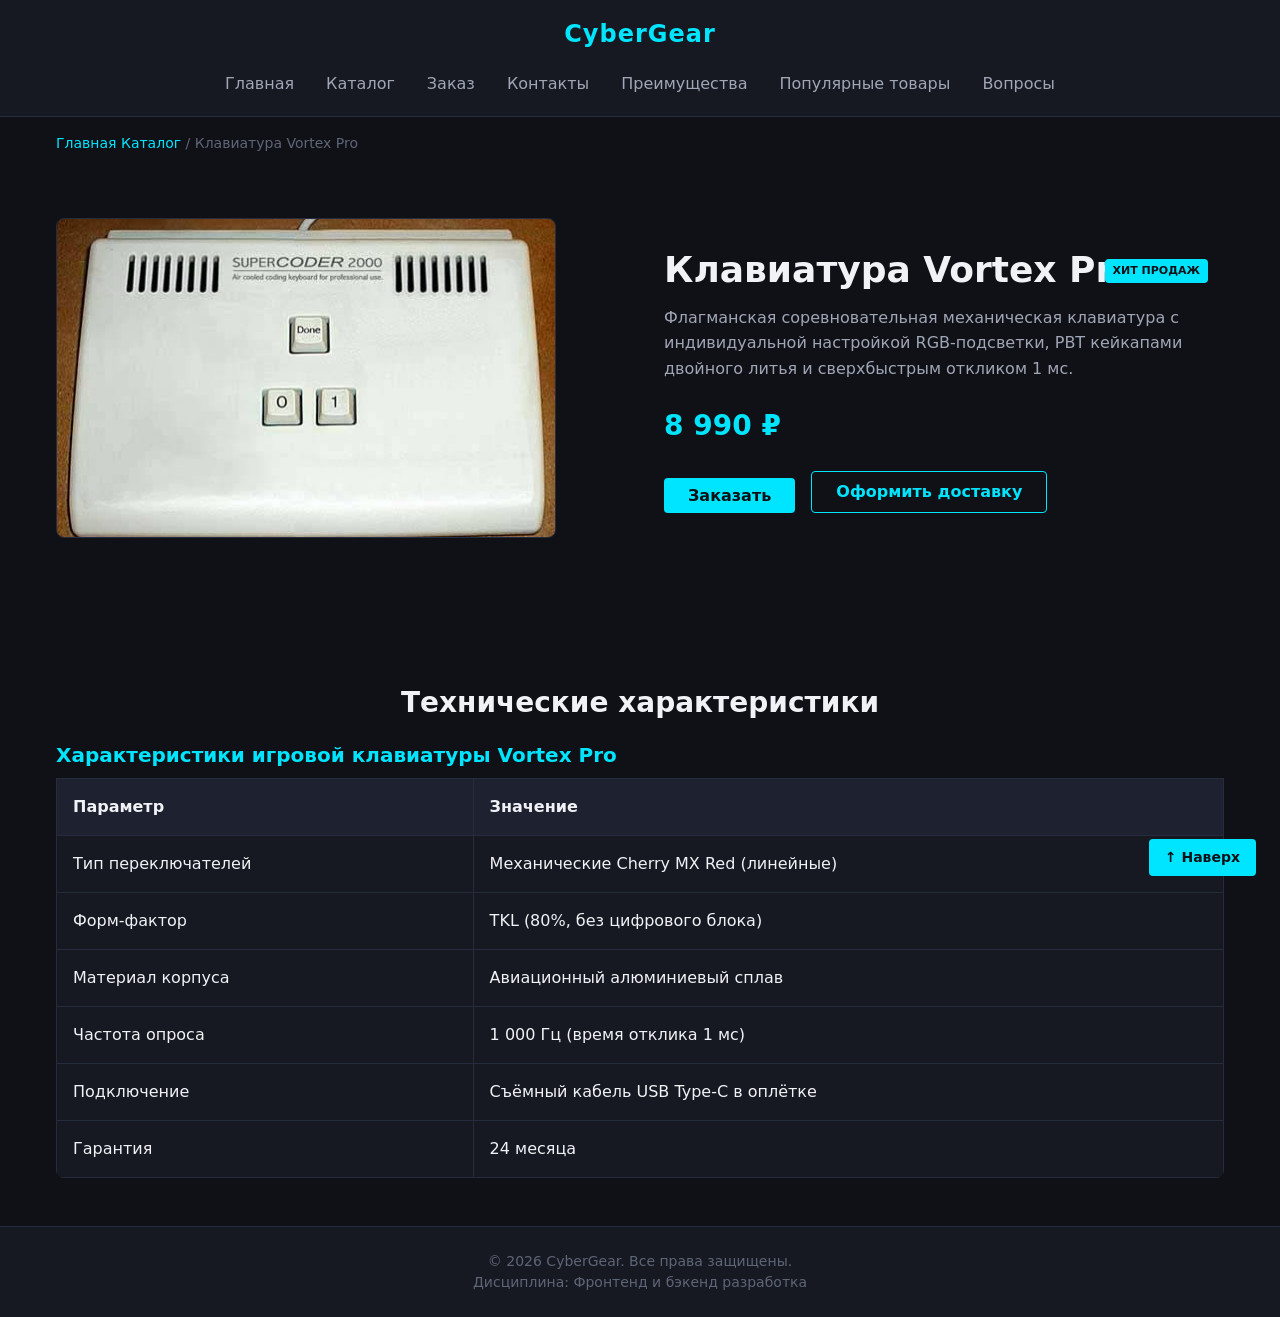
<file: product.html>
<!DOCTYPE html>
<html lang="ru">
<head>
  <meta charset="UTF-8">
  <meta name="viewport" content="width=device-width, initial-scale=1.0">
  <meta name="description" content="Клавиатура Vortex Pro — подробные характеристики и заказ в магазине CyberGear.">
  <title>Клавиатура Vortex Pro — CyberGear</title>
  <link rel="stylesheet" href="css/style.css">
</head>
<body id="top">
  <header class="site-header">
    <div class="site-header__inner">
      <a class="site-header__logo" href="index.html">CyberGear</a>
      <nav class="site-nav" aria-label="Основная навигация">
        <ul class="site-nav__list">
          <li class="site-nav__item"><a class="site-nav__link" href="index.html">Главная</a></li>
          <li class="site-nav__item"><a class="site-nav__link" href="catalog.html">Каталог</a></li>
          <li class="site-nav__item"><a class="site-nav__link" href="order.html">Заказ</a></li>
          <li class="site-nav__item"><a class="site-nav__link" href="contacts.html">Контакты</a></li>
          <li class="site-nav__item"><a class="site-nav__link" href="index.html#advantages">Преимущества</a></li>
          <li class="site-nav__item"><a class="site-nav__link" href="index.html#popular">Популярные товары</a></li>
          <li class="site-nav__item"><a class="site-nav__link" href="index.html#faq">Вопросы</a></li>
        </ul>
      </nav>
    </div>
  </header>

  <main>
    <nav class="breadcrumbs" aria-label="Хлебные крошки">
      <a class="breadcrumbs__link" href="index.html">Главная</a>
      <a class="breadcrumbs__link" href="catalog.html">Каталог</a>
      <span class="breadcrumbs__current">Клавиатура Vortex Pro</span>
    </nav>

    <section class="section">
      <div class="product-detail">
        <div class="product-detail__media">
          <img class="product-detail__image" src="images/product-1.jpg" alt="Игровая клавиатура Vortex Pro">
        </div>
        <div class="product-detail__info">
          <span class="product-card__badge product-card__badge--hit">Хит продаж</span>
          <h1 class="product-detail__title">Клавиатура Vortex Pro</h1>
          <p class="product-detail__description">Флагманская соревновательная механическая клавиатура с индивидуальной настройкой RGB-подсветки, PBT кейкапами двойного литья и сверхбыстрым откликом 1 мс.</p>
          <p class="product-detail__price">8 990 &#8381;</p>
          <div class="product-detail__actions">
            <button class="button button--primary product-card__button" type="button" data-product="Клавиатура Vortex Pro">Заказать</button>
            <a class="button button--secondary" href="order.html">Оформить доставку</a>
          </div>
        </div>
      </div>
    </section>

    <section class="section">
      <h2 class="section__title">Технические характеристики</h2>
      <table class="product-table">
        <caption class="product-table__caption">Характеристики игровой клавиатуры Vortex Pro</caption>
        <thead>
          <tr>
            <th>Параметр</th>
            <th>Значение</th>
          </tr>
        </thead>
        <tbody>
          <tr>
            <td>Тип переключателей</td>
            <td>Механические Cherry MX Red (линейные)</td>
          </tr>
          <tr>
            <td>Форм-фактор</td>
            <td>TKL (80%, без цифрового блока)</td>
          </tr>
          <tr>
            <td>Материал корпуса</td>
            <td>Авиационный алюминиевый сплав</td>
          </tr>
          <tr>
            <td>Частота опроса</td>
            <td>1 000 Гц (время отклика 1 мс)</td>
          </tr>
          <tr>
            <td>Подключение</td>
            <td>Съёмный кабель USB Type-C в оплётке</td>
          </tr>
          <tr>
            <td>Гарантия</td>
            <td>24 месяца</td>
          </tr>
        </tbody>
      </table>
    </section>
  </main>

  <footer class="site-footer">
    <div class="site-footer__inner">
      <p class="site-footer__copy">&copy; 2026 CyberGear. Все права защищены.</p>
      <p class="site-footer__info">Дисциплина: Фронтенд и бэкенд разработка</p>
    </div>
  </footer>

  <a class="back-to-top" href="#top" aria-label="Наверх">↑ Наверх</a>

  <dialog class="order-dialog" id="order-dialog" aria-labelledby="order-dialog-title">
    <div class="order-dialog__content">
      <button class="order-dialog__close" type="button" id="close-order-dialog" aria-label="Закрыть модальное окно">&times;</button>
      <h2 class="order-dialog__title" id="order-dialog-title">Оформить заявку</h2>
      <form class="order-form" id="order-form" novalidate>
        <div class="order-form__field">
          <label class="order-form__label" for="order-name">Ваше имя *</label>
          <input class="order-form__input" type="text" id="order-name" name="name" required>
        </div>
        <div class="order-form__field">
          <label class="order-form__label" for="order-email">Электронная почта *</label>
          <input class="order-form__input" type="email" id="order-email" name="email" required>
        </div>
        <div class="order-form__field">
          <label class="order-form__label" for="order-phone">Телефон *</label>
          <input class="order-form__input" type="tel" id="order-phone" name="phone" required>
        </div>
        <div class="order-form__field">
          <label class="order-form__label" for="order-product">Интересующий товар</label>
          <input class="order-form__input" type="text" id="order-product" name="product" value="Клавиатура Vortex Pro" readonly>
        </div>
        <div class="order-form__field order-form__field--checkbox">
          <label class="order-form__checkbox-label" for="order-agreement">
            <input class="order-form__checkbox" type="checkbox" id="order-agreement" name="agreement" required>
            Я согласен на обработку персональных данных *
          </label>
        </div>
        <div class="form-status" id="form-status" aria-live="polite"></div>
        <div class="order-form__actions">
          <button class="button button--primary" type="submit">Отправить заявку</button>
        </div>
      </form>
    </div>
  </dialog>

  <script src="js/main.js"></script>
</body>
</html>
</file>
<file: css/style.css>
:root {
  --bg-primary: #0f1117;
  --bg-secondary: #161922;
  --bg-tertiary: #1e2230;
  --accent-primary: #00e5ff;
  --accent-hover: #00b4d8;
  --accent-danger: #ff3366;
  --text-primary: #f0f2f5;
  --text-secondary: #a0a6b5;
  --text-muted: #5e6577;
  --border-color: #262b3d;
  --success: #00e676;
  --max-width: 1200px;
  --radius-sm: 4px;
  --radius-md: 8px;
  --radius-lg: 12px;
  --space-xs: 4px;
  --space-sm: 8px;
  --space-md: 16px;
  --space-lg: 24px;
  --space-xl: 48px;
  --font-family: 'Segoe UI', system-ui, -apple-system, sans-serif;
  --font-size-base: 16px;
  --font-size-sm: 14px;
  --font-size-lg: 20px;
  --font-size-h1: 36px;
  --font-size-h2: 28px;
  --font-size-h3: 20px;
  --line-height-base: 1.5;
  --transition-fast: 0.2s ease;
}

*,
*::before,
*::after {
  box-sizing: border-box;
  margin: 0;
  padding: 0;
}

html {
  scroll-behavior: smooth;
}

body {
  font-family: var(--font-family);
  font-size: var(--font-size-base);
  line-height: var(--line-height-base);
  color: var(--text-primary);
  background-color: var(--bg-primary);
  min-height: 100vh;
  display: flex;
  flex-direction: column;
}

:target {
  outline: 2px dashed var(--accent-primary);
  outline-offset: 4px;
}

/* Шапка и навигация (Sticky + БЭМ + Flexbox) */
.site-header {
  position: sticky;
  top: 0;
  z-index: 50;
  background-color: var(--bg-secondary);
  border-bottom: 1px solid var(--border-color);
}

.site-header__inner {
  max-width: var(--max-width);
  margin: 0 auto;
  padding: var(--space-md);
  display: flex;
  flex-direction: column;
  align-items: center;
  gap: var(--space-md);
}

.site-header__logo {
  font-size: 24px;
  font-weight: 700;
  color: var(--accent-primary);
  text-decoration: none;
  letter-spacing: 1px;
}

.site-nav__list {
  display: flex;
  flex-wrap: wrap;
  justify-content: center;
  align-items: center;
  gap: var(--space-md);
  list-style: none;
}

.site-nav__link {
  display: inline-block;
  padding: var(--space-xs) var(--space-sm);
  color: var(--text-secondary);
  text-decoration: none;
  border-radius: var(--radius-sm);
  transition: color var(--transition-fast), background-color var(--transition-fast);
}

.site-nav__link:hover {
  color: var(--accent-primary);
  background-color: var(--bg-tertiary);
}

.site-nav__link:focus-visible {
  outline: 2px solid var(--accent-primary);
  outline-offset: 3px;
}

.site-nav__link--active {
  color: var(--bg-primary);
  background-color: var(--accent-primary);
}

/* Хлебные крошки (БЭМ) */
.breadcrumbs {
  max-width: var(--max-width);
  margin: var(--space-md) auto;
  padding: 0 var(--space-md);
  font-size: var(--font-size-sm);
  color: var(--text-muted);
}

.breadcrumbs__link {
  color: var(--accent-primary);
  text-decoration: none;
}

.breadcrumbs__link:hover {
  text-decoration: underline;
}

.breadcrumbs__current::before {
  content: " / ";
  color: var(--text-muted);
}

/* Кнопки (БЭМ + Состояния) */
.button {
  display: inline-block;
  padding: var(--space-sm) var(--space-lg);
  font-family: inherit;
  font-size: var(--font-size-base);
  font-weight: 600;
  text-align: center;
  text-decoration: none;
  border: none;
  border-radius: var(--radius-sm);
  cursor: pointer;
  transition: background-color var(--transition-fast), color var(--transition-fast);
}

.button--primary {
  background-color: var(--accent-primary);
  color: var(--bg-primary);
}

.button--primary:hover {
  background-color: var(--accent-hover);
}

.button--secondary {
  background-color: transparent;
  color: var(--accent-primary);
  border: 1px solid var(--accent-primary);
}

.button--secondary:hover {
  background-color: var(--accent-primary);
  color: var(--bg-primary);
}

.button:focus-visible {
  outline: 2px solid var(--accent-primary);
  outline-offset: 3px;
}

button:disabled,
.button--disabled {
  opacity: 0.6;
  cursor: not-allowed;
}

/* Секции и сетка */
main {
  flex: 1;
}

.section {
  max-width: var(--max-width);
  margin: 0 auto;
  padding: var(--space-xl) var(--space-md);
}

.section__title {
  font-size: var(--font-size-h2);
  margin-bottom: var(--space-md);
  text-align: center;
}

.section__description {
  text-align: center;
  color: var(--text-secondary);
  margin-bottom: var(--space-lg);
}

.hero {
  background: linear-gradient(180deg, var(--bg-secondary) 0%, var(--bg-primary) 100%);
  padding: var(--space-xl) var(--space-md);
  text-align: center;
}

.hero__inner {
  max-width: 700px;
  margin: 0 auto;
}

.hero__title {
  font-size: var(--font-size-h1);
  color: var(--accent-primary);
  margin-bottom: var(--space-md);
}

.hero__description {
  color: var(--text-secondary);
  margin-bottom: var(--space-lg);
}

.advantages-grid,
.products-grid {
  display: grid;
  grid-template-columns: repeat(auto-fit, minmax(280px, 1fr));
  gap: var(--space-lg);
}

.advantage-card {
  background-color: var(--bg-secondary);
  border: 1px solid var(--border-color);
  border-radius: var(--radius-md);
  padding: var(--space-lg);
}

.advantage-card__title {
  font-size: var(--font-size-h3);
  color: var(--accent-primary);
  margin-bottom: var(--space-sm);
}

.advantage-card__description {
  color: var(--text-secondary);
}

/* Карточки товаров (БЭМ + Flexbox + Позиционирование) */
.product-card {
  position: relative;
  background-color: var(--bg-secondary);
  border: 1px solid var(--border-color);
  border-radius: var(--radius-md);
  padding: var(--space-lg);
  display: flex;
  flex-direction: column;
  gap: var(--space-sm);
  transition: border-color var(--transition-fast);
}

.product-card:hover {
  border-color: var(--accent-primary);
}

.product-card--featured {
  border-color: var(--accent-primary);
}

.product-card--discount {
  border-color: var(--accent-danger);
}

.product-card__badge {
  position: absolute;
  top: var(--space-md);
  right: var(--space-md);
  padding: 4px 8px;
  font-size: 11px;
  font-weight: 700;
  text-transform: uppercase;
  color: var(--bg-primary);
  background-color: var(--accent-danger);
  border-radius: var(--radius-sm);
  z-index: 2;
}

.product-card__badge--hit {
  background-color: var(--accent-primary);
}

.product-card__badge--new {
  background-color: var(--success);
}

.product-card__title {
  font-size: var(--font-size-h3);
  padding-right: 50px;
}

.product-card__description {
  color: var(--text-secondary);
}

.product-card__price {
  font-size: var(--font-size-lg);
  font-weight: 700;
  color: var(--accent-primary);
  margin: var(--space-sm) 0;
}

.product-card--discount .product-card__price {
  color: var(--accent-danger);
}

.product-card__actions {
  display: flex;
  gap: var(--space-sm);
  margin-top: auto;
}

.product-card__button {
  margin-top: auto;
  align-self: flex-start;
}

/* Раскладка каталога (CSS Grid + sticky-фильтр) */
.catalog-layout {
  max-width: var(--max-width);
  margin: 0 auto var(--space-xl);
  padding: 0 var(--space-md);
  display: grid;
  grid-template-columns: 260px 1fr;
  grid-template-areas: "filters products";
  gap: var(--space-lg);
  align-items: start;
}

.catalog-filters {
  grid-area: filters;
  position: sticky;
  top: 120px;
  background-color: var(--bg-secondary);
  border: 1px solid var(--border-color);
  border-radius: var(--radius-md);
  padding: var(--space-md);
}

.catalog-filters__title {
  margin-bottom: var(--space-md);
}

.catalog-products {
  grid-area: products;
}

.filters-form {
  display: grid;
  gap: var(--space-md);
}

.filters-form__fieldset {
  border: 1px solid var(--border-color);
  border-radius: var(--radius-sm);
  padding: var(--space-md);
}

.filters-form__legend {
  color: var(--accent-primary);
  font-weight: 600;
}

.filters-form__label {
  display: block;
  margin-top: var(--space-xs);
  color: var(--text-secondary);
}

.filters-form__input {
  width: 100%;
  padding: var(--space-xs) var(--space-sm);
  background-color: var(--bg-primary);
  border: 1px solid var(--border-color);
  border-radius: var(--radius-sm);
  color: var(--text-primary);
}

/* Страница товара и Таблица характеристик */
.product-detail {
  display: grid;
  grid-template-columns: 1fr 1fr;
  gap: var(--space-xl);
  align-items: center;
  margin-bottom: var(--space-xl);
}

.product-detail__media {
  width: 100%;
  max-width: 500px;
}

.product-detail__image {
  width: 100%;
  height: 320px;
  object-fit: cover;
  border-radius: var(--radius-md);
  border: 1px solid var(--border-color);
  background-color: var(--bg-secondary);
  display: block;
}

.product-detail__info {
  position: relative;
  display: flex;
  flex-direction: column;
  gap: var(--space-sm);
}

.product-detail__title {
  font-size: var(--font-size-h1);
  color: var(--text-primary);
}

.product-detail__description {
  color: var(--text-secondary);
  line-height: 1.6;
}

.product-detail__price {
  font-size: 28px;
  font-weight: 700;
  color: var(--accent-primary);
  margin: var(--space-md) 0;
}

.product-detail__actions {
  display: flex;
  gap: var(--space-md);
}

.product-table {
  width: 100%;
  border-collapse: collapse;
  margin-top: var(--space-md);
  background-color: var(--bg-secondary);
  border-radius: var(--radius-md);
  overflow: hidden;
}

.product-table__caption {
  font-size: var(--font-size-lg);
  font-weight: 700;
  text-align: left;
  margin-bottom: var(--space-sm);
  color: var(--accent-primary);
}

.product-table th,
.product-table td {
  padding: var(--space-md);
  border: 1px solid var(--border-color);
  text-align: left;
}

.product-table th {
  background-color: var(--bg-tertiary);
  color: var(--text-primary);
}

/* Блок FAQ (Часто задаваемые вопросы) */
.faq-list {
  max-width: 800px;
  margin: 0 auto;
  display: grid;
  gap: var(--space-md);
}

.faq-item {
  background-color: var(--bg-secondary);
  border: 1px solid var(--border-color);
  border-radius: var(--radius-md);
  padding: var(--space-md);
  transition: border-color var(--transition-fast);
}

.faq-item[open] {
  border-color: var(--accent-primary);
}

.faq-question {
  font-weight: 600;
  font-size: var(--font-size-base);
  color: var(--text-primary);
  cursor: pointer;
  list-style: none;
  display: flex;
  justify-content: space-between;
  align-items: center;
}

.faq-question::-webkit-details-marker {
  display: none;
}

.faq-question::after {
  content: "+";
  color: var(--accent-primary);
  font-size: 22px;
  font-weight: 700;
}

.faq-item[open] .faq-question::after {
  content: "−";
}

.faq-answer {
  margin-top: var(--space-sm);
  color: var(--text-secondary);
  font-size: var(--font-size-sm);
  line-height: 1.6;
}

/* Страница заказа */
.order-page-layout {
  display: grid;
  grid-template-columns: 1fr 340px;
  gap: var(--space-lg);
  align-items: start;
}

.order-form--page {
  background-color: var(--bg-secondary);
  border: 1px solid var(--border-color);
  border-radius: var(--radius-md);
  padding: var(--space-lg);
}

.order-page-aside {
  background-color: var(--bg-secondary);
  border: 1px solid var(--border-color);
  border-radius: var(--radius-md);
  padding: var(--space-lg);
}

.order-page-aside h2 {
  font-size: var(--font-size-h3);
  color: var(--accent-primary);
  margin-bottom: var(--space-md);
}

.order-page-aside ul {
  padding-left: 20px;
  color: var(--text-secondary);
}

/* Формы и Модальное окно (БЭМ + z-index) */
.order-dialog {
  border: 1px solid var(--border-color);
  border-radius: var(--radius-lg);
  background-color: var(--bg-secondary);
  color: var(--text-primary);
  max-width: 500px;
  width: 90%;
  margin: auto;
  padding: var(--space-lg);
  z-index: 1000;
}

.order-dialog::backdrop {
  background-color: rgba(0, 0, 0, 0.75);
}

.order-dialog__content {
  position: relative;
}

.order-dialog__close {
  position: absolute;
  top: -8px;
  right: -8px;
  background: transparent;
  border: none;
  color: var(--text-muted);
  font-size: 24px;
  cursor: pointer;
}

.order-dialog__close:hover {
  color: var(--text-primary);
}

.order-dialog__title {
  margin-bottom: var(--space-md);
  color: var(--accent-primary);
}

.order-form__field {
  margin-bottom: var(--space-md);
}

.order-form__label {
  display: block;
  margin-bottom: var(--space-xs);
  color: var(--text-secondary);
  font-size: var(--font-size-sm);
}

.order-form__input,
.order-form__textarea {
  width: 100%;
  padding: var(--space-sm) var(--space-md);
  background-color: var(--bg-primary);
  border: 1px solid var(--border-color);
  border-radius: var(--radius-sm);
  color: var(--text-primary);
  font-family: inherit;
}

.order-form__input:focus-visible,
.order-form__textarea:focus-visible {
  outline: 2px solid var(--accent-primary);
  outline-offset: 3px;
}

.order-form__field--checkbox {
  display: flex;
  align-items: center;
  gap: var(--space-sm);
}

.order-form__checkbox-label {
  cursor: pointer;
  color: var(--text-secondary);
}

.form-status {
  padding: var(--space-sm);
  border-radius: var(--radius-sm);
  margin-top: var(--space-sm);
  font-size: var(--font-size-sm);
}

.form-status--error {
  background-color: rgba(255, 51, 102, 0.15);
  color: var(--accent-danger);
}

.form-status--success {
  background-color: rgba(0, 230, 118, 0.15);
  color: var(--success);
}

.contacts-list {
  list-style: none;
  display: grid;
  gap: var(--space-sm);
  margin-top: var(--space-md);
  color: var(--text-secondary);
}

.contacts-list strong {
  color: var(--text-primary);
}

/* Кнопка «Наверх» */
.back-to-top {
  position: fixed;
  right: var(--space-lg);
  bottom: var(--space-lg);
  z-index: 100;
  padding: var(--space-sm) var(--space-md);
  background-color: var(--accent-primary);
  color: var(--bg-primary);
  border-radius: var(--radius-sm);
  text-decoration: none;
  font-weight: 700;
  font-size: var(--font-size-sm);
}

.back-to-top:hover {
  background-color: var(--accent-hover);
}

/* Подвал */
.site-footer {
  margin-top: auto;
  background-color: var(--bg-secondary);
  border-top: 1px solid var(--border-color);
  padding: var(--space-lg) var(--space-md);
  text-align: center;
}

.site-footer__copy,
.site-footer__info {
  color: var(--text-muted);
  font-size: var(--font-size-sm);
}
</file>
